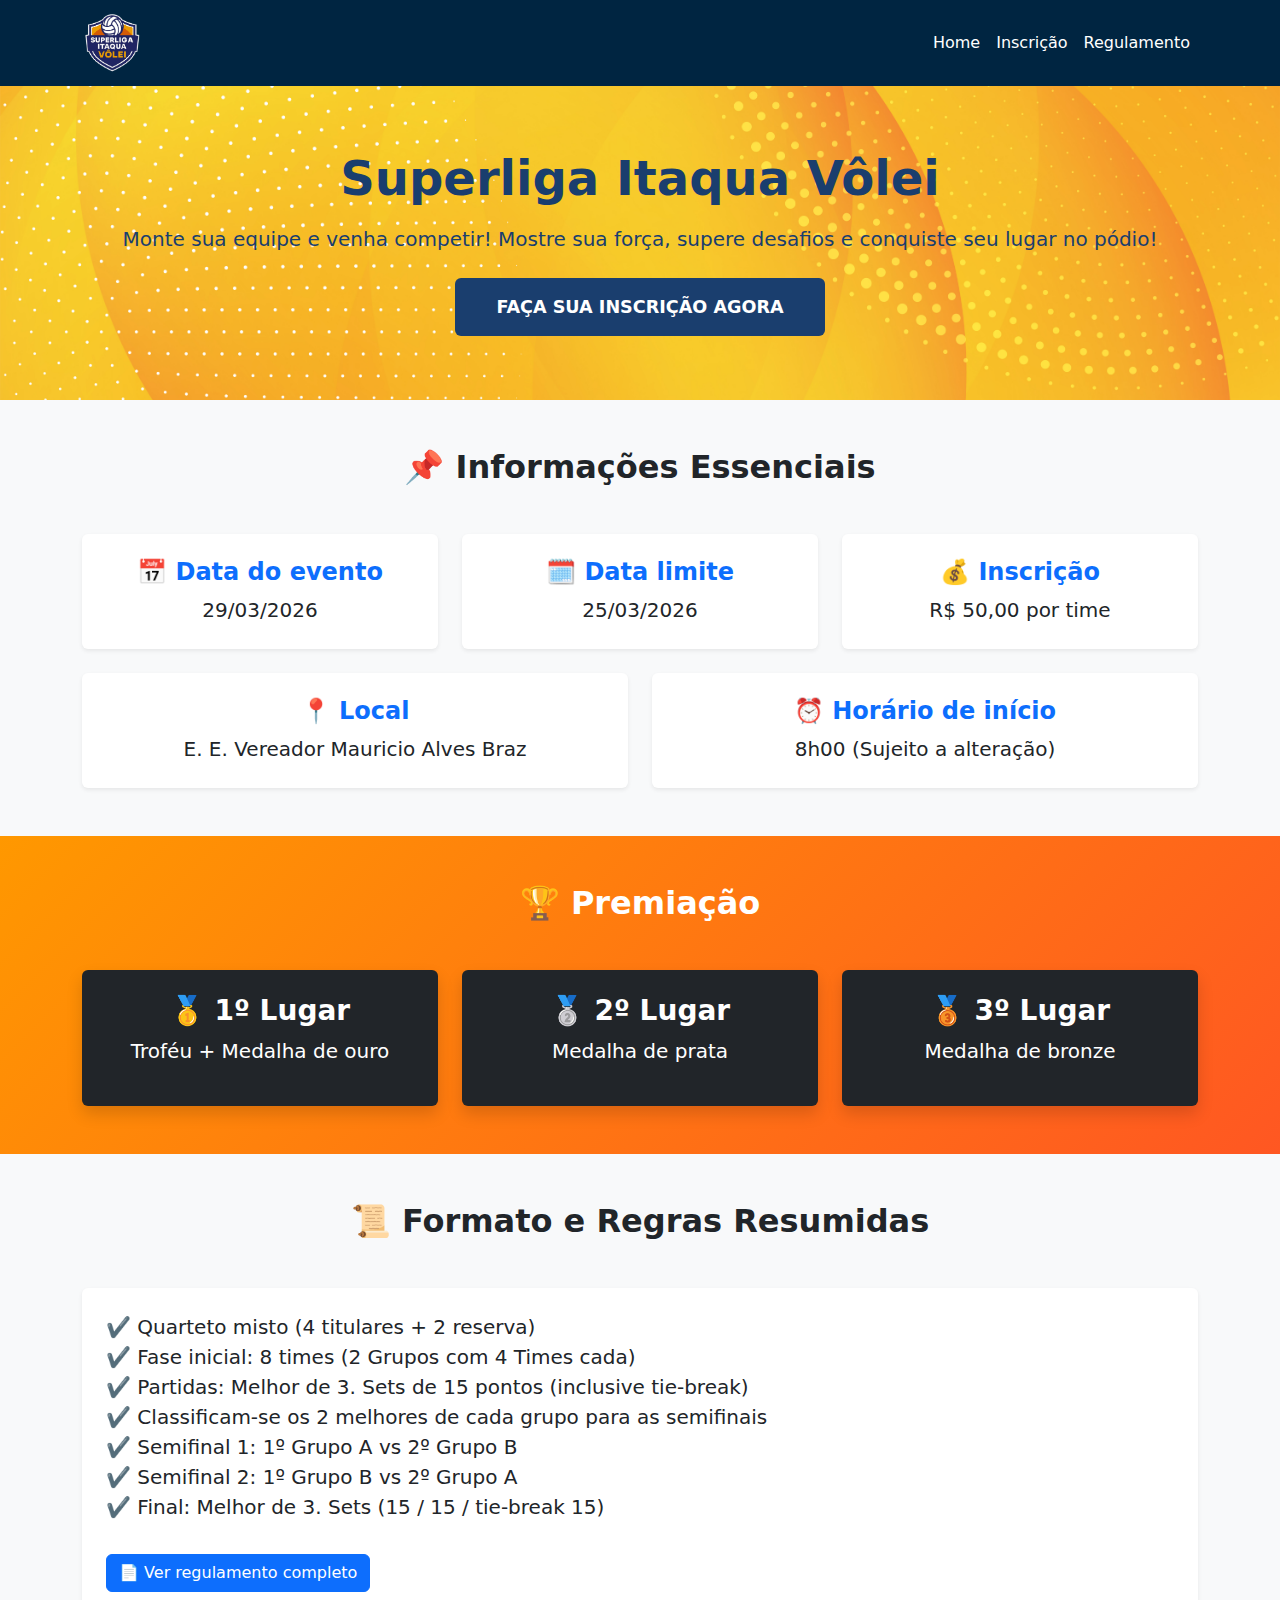
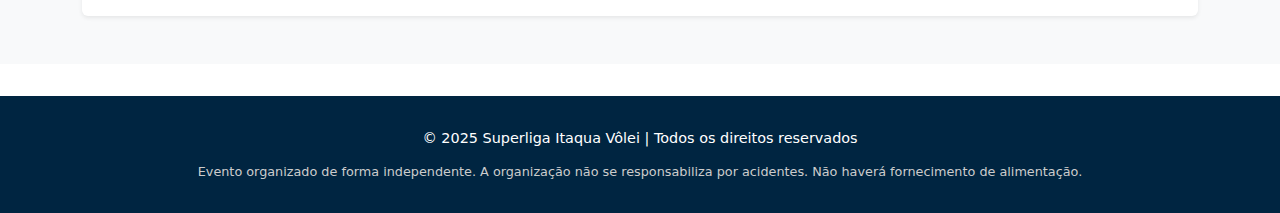
<file: index.html>
<!DOCTYPE html>
<html lang="pt-br">

<head>
    <meta charset="UTF-8">
    <meta name="viewport" content="width=device-width, initial-scale=1.0">
    <title>Superliga Itaqua Vôlei</title>
    <link rel="stylesheet" href="/assets/css/style.css">
    <link rel="stylesheet" href="/assets/css/bootstrap.css">
    <link rel="icon" type="image/png" href="/assets/img/favicon.png">
</head>

<body>

    <!-- Header -->
    <div include-html="/includes/header.html"></div>

    <!-- Banner principal -->
    <section class="banner">
        <div class="container">
            <h1 class="display-4 mb-3">Superliga Itaqua Vôlei</h1>
            <p class="mb-4">Monte sua equipe e venha competir! Mostre sua força, supere desafios e conquiste seu lugar no pódio!</p>
            <a href="/inscricao/" class="btn btn-lg">FAÇA SUA INSCRIÇÃO AGORA</a>
        </div>
    </section>

    <!-- Informações essenciais -->
    <section class="py-5 bg-light">
        <div class="container">
            <h2 class="text-center fw-bold mb-5">📌 Informações Essenciais</h2>
            <div class="row g-4 text-center">
                <div class="col-lg-4">
                    <div class="p-4 shadow-sm bg-white rounded">
                        <h4 class="fw-bold text-primary">📅 Data do evento</h4>
                        <p class="mb-0 fs-5">29/03/2026</p>
                    </div>
                </div>
                <div class="col-lg-4">
                    <div class="p-4 shadow-sm bg-white rounded">
                        <h4 class="fw-bold text-primary">🗓️ Data limite</h4>
                        <p class="mb-0 fs-5">25/03/2026</p>
                    </div>
                </div>
                <div class="col-lg-4">
                    <div class="p-4 shadow-sm bg-white rounded">
                        <h4 class="fw-bold text-primary">💰 Inscrição</h4>
                        <p class="mb-0 fs-5">R$ 50,00 por time</p>
                    </div>
                </div>
                <div class="col-lg-6">
                    <div class="p-4 shadow-sm bg-white rounded">
                        <h4 class="fw-bold text-primary">📍 Local</h4>
                        <p class="mb-0 fs-5">E. E. Vereador Mauricio Alves Braz</p>
                    </div>
                </div>
                <div class="col-lg-6">
                    <div class="p-4 shadow-sm bg-white rounded">
                        <h4 class="fw-bold text-primary">⏰ Horário de início</h4>
                        <p class="mb-0 fs-5">8h00 (Sujeito a alteração)</p>
                    </div>
                </div>
            </div>
        </div>
    </section>

    <!-- Premiação -->
    <section class="py-5 section-premiacao">
        <div class="container">
            <h2 class="text-center fw-bold mb-5">🏆 Premiação</h2>
            <div class="row g-4 text-center">
                <div class="mx-auto col-lg-4">
                    <div class="p-4 bg-dark rounded shadow">
                        <h3 class="fw-bold">🥇 1º Lugar</h3>
                        <p class="fs-5">Troféu + Medalha de ouro</p>
                    </div>
                </div>
                <div class="mx-auto col-lg-4">
                    <div class="p-4 bg-dark rounded shadow">
                        <h3 class="fw-bold">🥈 2º Lugar</h3>
                        <p class="fs-5">Medalha de prata</p>
                    </div>
                </div>
                <div class="mx-auto col-lg-4">
                    <div class="p-4 bg-dark rounded shadow">
                        <h3 class="fw-bold">🥉 3º Lugar</h3>
                        <p class="fs-5">Medalha de bronze</p>
                    </div>
                </div>
            </div>
        </div>
    </section>

    <!-- Formato e Regras Resumidas -->
    <section class="py-5 bg-light">
        <div class="container">
            <h2 class="text-center fw-bold mb-5">📜 Formato e Regras Resumidas</h2>
            <div class="card shadow-sm border-0">
                <div class="card-body p-4">
                    <ul class="list-unstyled fs-5">
                        <li>✔️ Quarteto misto (4 titulares + 2 reserva)</li>
                        <li>✔️ Fase inicial: 8 times (2 Grupos com 4 Times cada)</li>
                        <li>✔️ Partidas: Melhor de 3. Sets de 15 pontos (inclusive tie-break)</li>
                        <li>✔️ Classificam-se os 2 melhores de cada grupo para as semifinais</li>
                        <li>✔️ Semifinal 1: 1º Grupo A vs 2º Grupo B</li>
                        <li>✔️ Semifinal 2: 1º Grupo B vs 2º Grupo A</li>
                        <li>✔️ Final: Melhor de 3. Sets (15 / 15 / tie-break 15)</li>
                    </ul>
                    <a href="/regulamento/" class="btn btn-primary mt-3">
                        📄 Ver regulamento completo
                    </a>
                </div>
            </div>
        </div>
    </section>

    <!-- Rodapé -->
    <div include-html="/includes/footer.html"></div>

    <script src="/assets/js/includes.js"></script>
    <script src="/assets/js/bootstrap.bundle.js"></script>
</body>

</html>
</file>
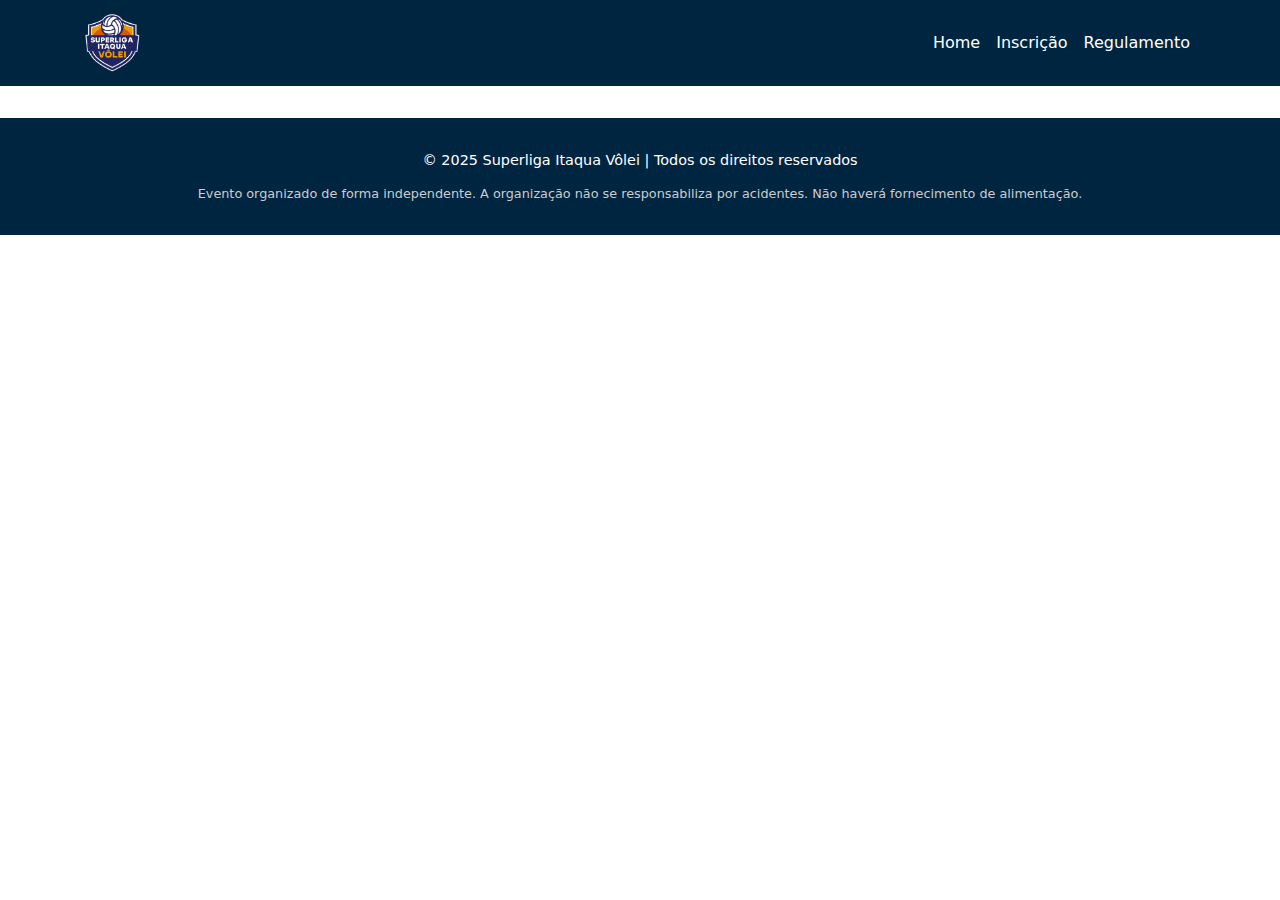
<file: classificacao/index.html>
<!DOCTYPE html>
<html lang="pt-br">

<head>
    <meta charset="UTF-8">
    <meta name="viewport" content="width=device-width, initial-scale=1.0">
    <title>Superliga Itaqua Vôlei - Classificação</title>
    <link rel="stylesheet" href="/assets/css/style.css">
    <link rel="stylesheet" href="/assets/css/bootstrap.css">
    <link rel="icon" type="image/png" href="/assets/img/favicon.png">
</head>

<body>

    <!-- Header -->
    <div include-html="/includes/header.html"></div>


    <!-- Rodapé -->
    <div include-html="/includes/footer.html"></div>

    <script src="/assets/js/includes.js"></script>
    <script src="/assets/js/bootstrap.bundle.js"></script>
</body>

</html>
</file>
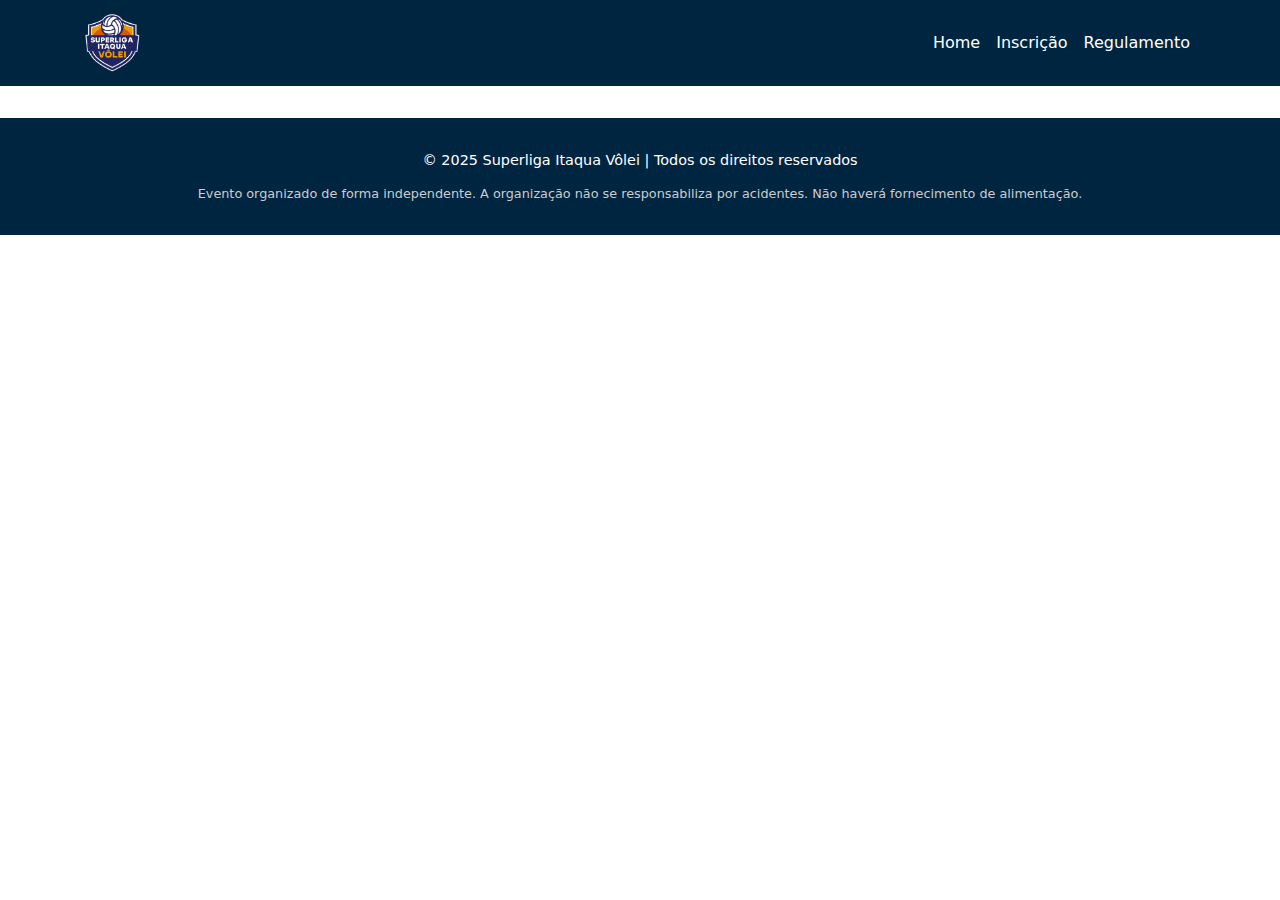
<file: equipes/index.html>
<!DOCTYPE html>
<html lang="pt-br">

<head>
    <meta charset="UTF-8">
    <meta name="viewport" content="width=device-width, initial-scale=1.0">
    <title>Superliga Itaqua Vôlei - Equipes</title>
    <link rel="stylesheet" href="/assets/css/style.css">
    <link rel="stylesheet" href="/assets/css/bootstrap.css">
    <link rel="icon" type="image/png" href="/assets/img/favicon.png">
</head>

<body>

    <!-- Header -->
    <div include-html="/includes/header.html"></div>


    <!-- Rodapé -->
    <div include-html="/includes/footer.html"></div>

    <script src="/assets/js/includes.js"></script>
    <script src="/assets/js/bootstrap.bundle.js"></script>
</body>

</html>
</file>
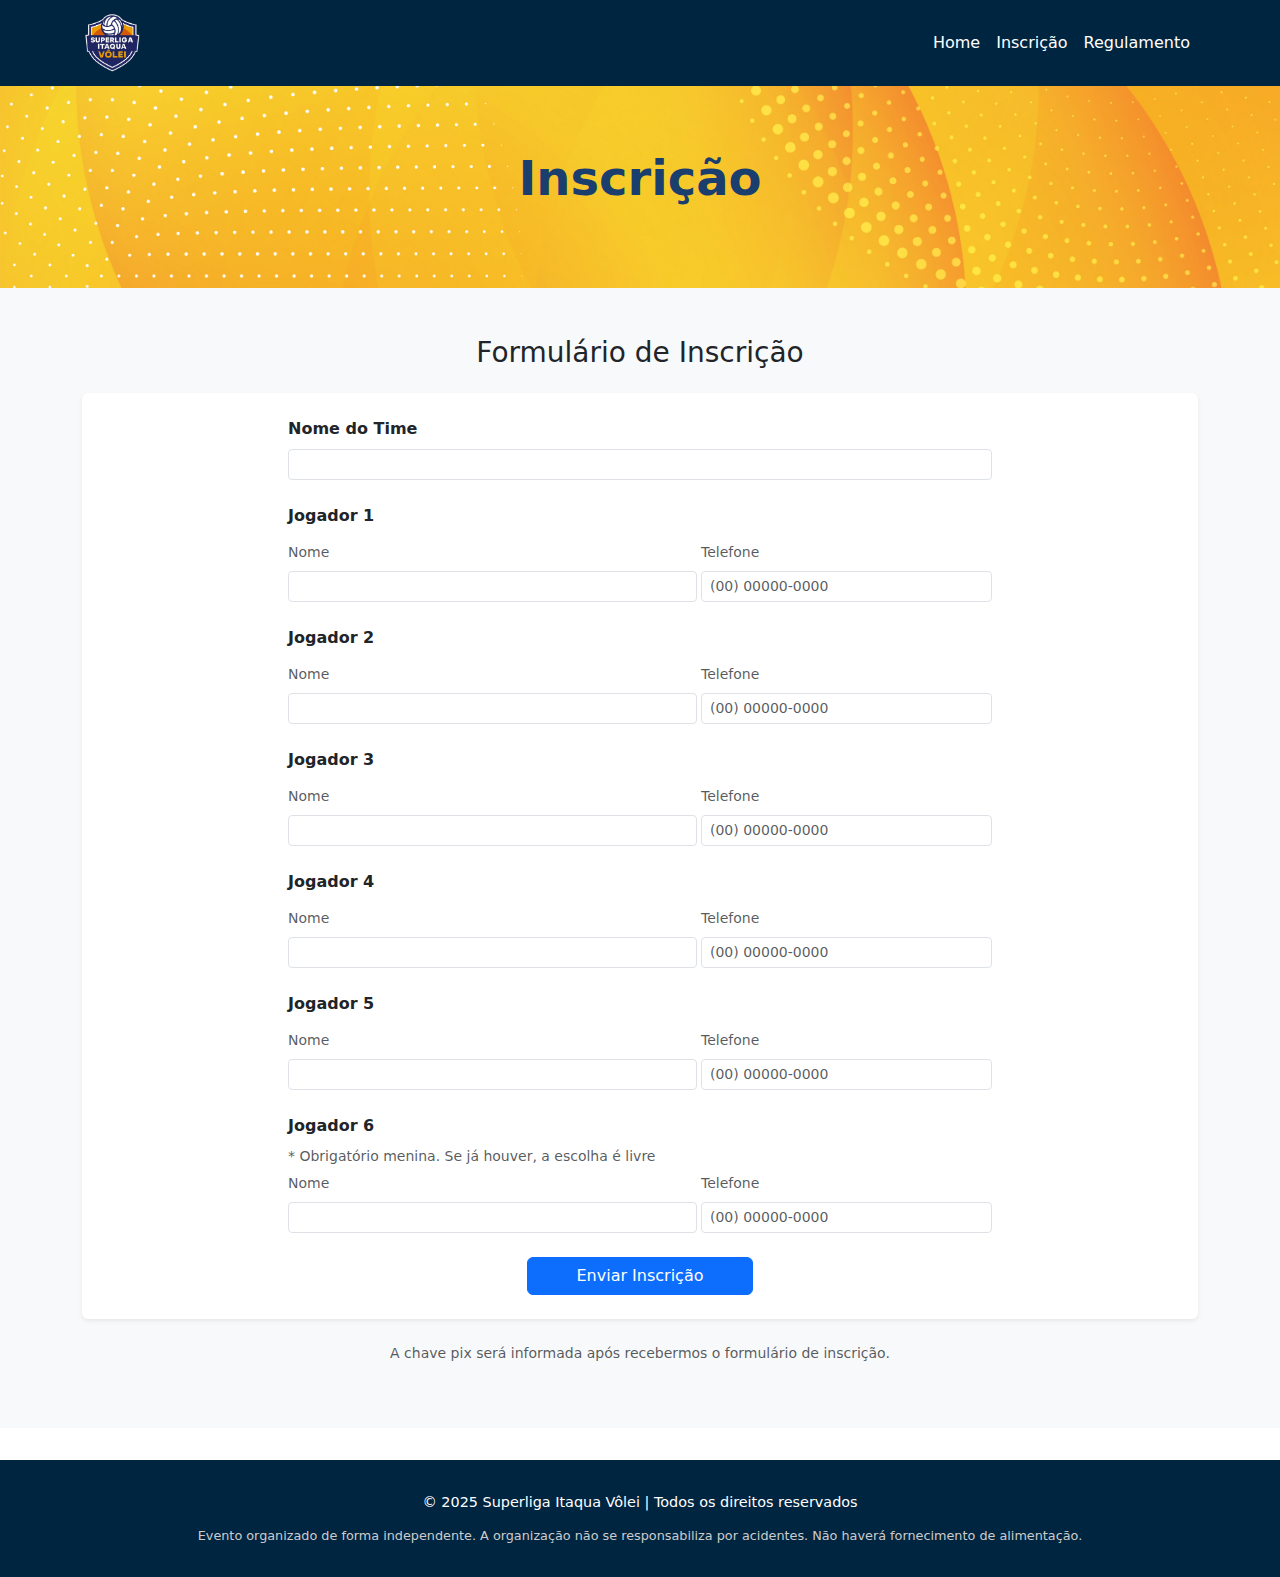
<file: inscricao/index.html>
<!DOCTYPE html>
<html lang="pt-br">

<head>
    <meta charset="UTF-8">
    <meta name="viewport" content="width=device-width, initial-scale=1.0">
    <title>Superliga Itaqua Vôlei - Inscrição</title>
    <link rel="stylesheet" href="/assets/css/style.css">
    <link rel="stylesheet" href="/assets/css/bootstrap.css">
    <link rel="icon" type="image/png" href="/assets/img/favicon.png">
</head>

<body>

    <!-- Header -->
    <div include-html="/includes/header.html"></div>

    <!-- Banner principal -->
    <section class="banner">
        <div class="container">
            <h1 class="display-4 mb-3">Inscrição</h1>
        </div>
    </section>

    <!-- Informações essenciais -->
<section class="py-5 bg-light">
    <div class="container">
        <h3 class="text-center mb-4">Formulário de Inscrição</h3>

        <form id="whatsappForm" class="bg-white p-4 rounded shadow-sm">

            <!-- Nome do Time -->
            <div class="row justify-content-center mb-4">
                <div class="col-12 col-lg-8">
                    <label for="nomeTime" class="form-label fw-bold">Nome do Time</label>
                    <input type="text"
                           id="nomeTime"
                           name="nomeTime"
                           class="form-control form-control-sm"
                           required>
                </div>
            </div>

            <!-- Jogadores -->
            <div class="row justify-content-center">
                <div class="col-12 col-lg-8">

                    <div class="row g-1">

                        <!-- JOGADOR 1 -->
                        <div class="col-12">
                            <label class="form-label fw-bold">Jogador 1</label>
                        </div>

                        <div class="col-12 col-md-7">
                            <label for="jogador1" class="form-label small text-muted">Nome</label>
                            <input type="text"
                                   id="jogador1"
                                   name="jogador1"
                                   class="form-control form-control-sm"
                                   required>
                        </div>

                        <div class="col-12 col-md-5">
                            <label for="telefoneJogador1" class="form-label small text-muted">Telefone</label>
                            <input type="text"
                                   id="telefoneJogador1"
                                   name="telefoneJogador1"
                                   placeholder="(00) 00000-0000"
                                   class="whatsapp form-control form-control-sm"
                                   maxlength="15"
                                   required>
                        </div>

                        <!-- JOGADOR 2 -->
                        <div class="col-12 mt-4">
                            <label class="form-label fw-bold">Jogador 2</label>
                        </div>

                        <div class="col-12 col-md-7">
                            <label for="jogador2" class="form-label small text-muted">Nome</label>
                            <input type="text"
                                   id="jogador2"
                                   name="jogador2"
                                   class="form-control form-control-sm"
                                   required>
                        </div>

                        <div class="col-12 col-md-5">
                            <label for="telefoneJogador2" class="form-label small text-muted">Telefone</label>
                            <input type="text"
                                   id="telefoneJogador2"
                                   name="telefoneJogador2"
                                   placeholder="(00) 00000-0000"
                                   class="whatsapp form-control form-control-sm"
                                   maxlength="15"
                                   required>
                        </div>

                        <!-- JOGADOR 3 -->
                        <div class="col-12 mt-4">
                            <label class="form-label fw-bold">Jogador 3</label>
                        </div>

                        <div class="col-12 col-md-7">
                            <label for="jogador3" class="form-label small text-muted">Nome</label>
                            <input type="text"
                                   id="jogador3"
                                   name="jogador3"
                                   class="form-control form-control-sm"
                                   required>
                        </div>

                        <div class="col-12 col-md-5">
                            <label for="telefoneJogador3" class="form-label small text-muted">Telefone</label>
                            <input type="text"
                                   id="telefoneJogador3"
                                   name="telefoneJogador3"
                                   placeholder="(00) 00000-0000"
                                   class="whatsapp form-control form-control-sm"
                                   maxlength="15"
                                   required>
                        </div>

                        <!-- JOGADOR 4 -->
                        <div class="col-12 mt-4">
                            <label class="form-label fw-bold">Jogador 4</label>
                        </div>

                        <div class="col-12 col-md-7">
                            <label for="jogador4" class="form-label small text-muted">Nome</label>
                            <input type="text"
                                   id="jogador4"
                                   name="jogador4"
                                   class="form-control form-control-sm"
                                   required>
                        </div>

                        <div class="col-12 col-md-5">
                            <label for="telefoneJogador4" class="form-label small text-muted">Telefone</label>
                            <input type="text"
                                   id="telefoneJogador4"
                                   name="telefoneJogador4"
                                   placeholder="(00) 00000-0000"
                                   class="whatsapp form-control form-control-sm"
                                   maxlength="15"
                                   required>
                        </div>

                        <!-- JOGADOR 5 -->
                        <div class="col-12 mt-4">
                            <label class="form-label fw-bold">Jogador 5</label>
                        </div>

                        <div class="col-12 col-md-7">
                            <label for="jogador5" class="form-label small text-muted">Nome</label>
                            <input type="text"
                                   id="jogador5"
                                   name="jogador5"
                                   class="form-control form-control-sm">
                        </div>

                        <div class="col-12 col-md-5">
                            <label for="telefoneJogador5" class="form-label small text-muted">Telefone</label>
                            <input type="text"
                                   id="telefoneJogador5"
                                   name="telefoneJogador5"
                                   placeholder="(00) 00000-0000"
                                   class="whatsapp form-control form-control-sm"
                                   maxlength="15">
                        </div>

                        <!-- JOGADOR 6 -->
                        <div class="col-12 mt-4">
                            <label class="form-label fw-bold">Jogador 6</label>
                            <small class="text-muted d-block obs-inscricao">
                                * Obrigatório menina. Se já houver, a escolha é livre
                            </small>
                        </div>

                        <div class="col-12 col-md-7">
                            <label for="jogador6" class="form-label small text-muted">Nome</label>
                            <input type="text"
                                   id="jogador6"
                                   name="jogador6"
                                   class="form-control form-control-sm">
                        </div>

                        <div class="col-12 col-md-5">
                            <label for="telefoneJogador6" class="form-label small text-muted">Telefone</label>
                            <input type="text"
                                   id="telefoneJogador6"
                                   name="telefoneJogador6"
                                   placeholder="(00) 00000-0000"
                                   class="whatsapp form-control form-control-sm"
                                   maxlength="15">
                        </div>

                    </div>
                </div>
            </div>

            <!-- Botão -->
            <div class="text-center mt-4">
                <button type="submit" class="btn btn-primary px-5">
                    Enviar Inscrição
                </button>
            </div>

        </form>

        <p class="text-center mt-4 small text-muted">
            A chave pix será informada após recebermos o formulário de inscrição.
        </p>

    </div>
</section>

    <!-- Rodapé -->
    <div include-html="/includes/footer.html"></div>

    <script src="/assets/js/formInscricao.js"></script>
    <script src="/assets/js/includes.js"></script>
    <script src="/assets/js/bootstrap.bundle.js"></script>
</body>

</html>
</file>
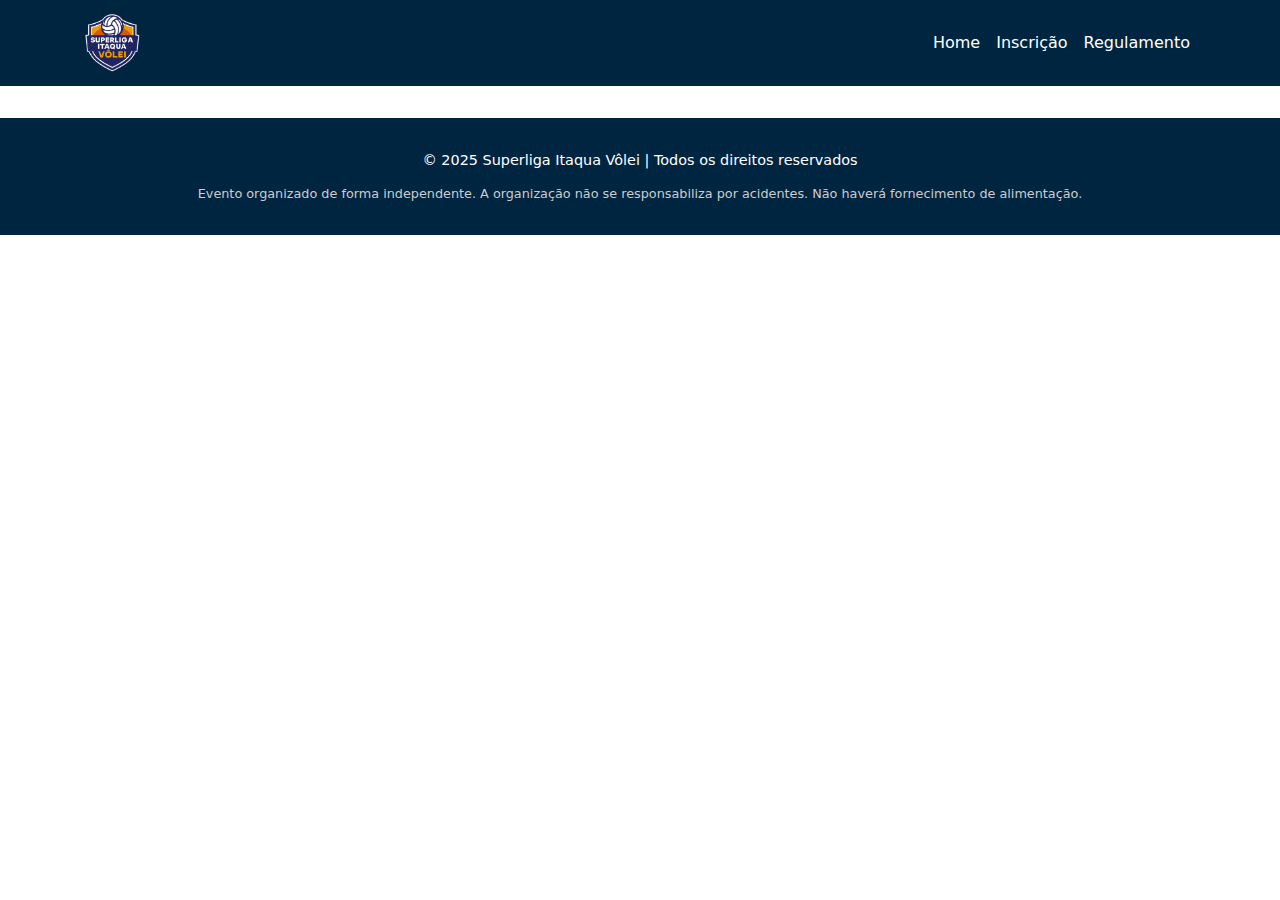
<file: jogos/index.html>
<!DOCTYPE html>
<html lang="pt-br">

<head>
    <meta charset="UTF-8">
    <meta name="viewport" content="width=device-width, initial-scale=1.0">
    <title>Superliga Itaqua Vôlei - Jogos</title>
    <link rel="stylesheet" href="/assets/css/style.css">
    <link rel="stylesheet" href="/assets/css/bootstrap.css">
    <link rel="icon" type="image/png" href="/assets/img/favicon.png">
</head>

<body>

    <!-- Header -->
    <div include-html="/includes/header.html"></div>


    <!-- Rodapé -->
    <div include-html="/includes/footer.html"></div>

    <script src="/assets/js/includes.js"></script>
    <script src="/assets/js/bootstrap.bundle.js"></script>
</body>

</html>
</file>
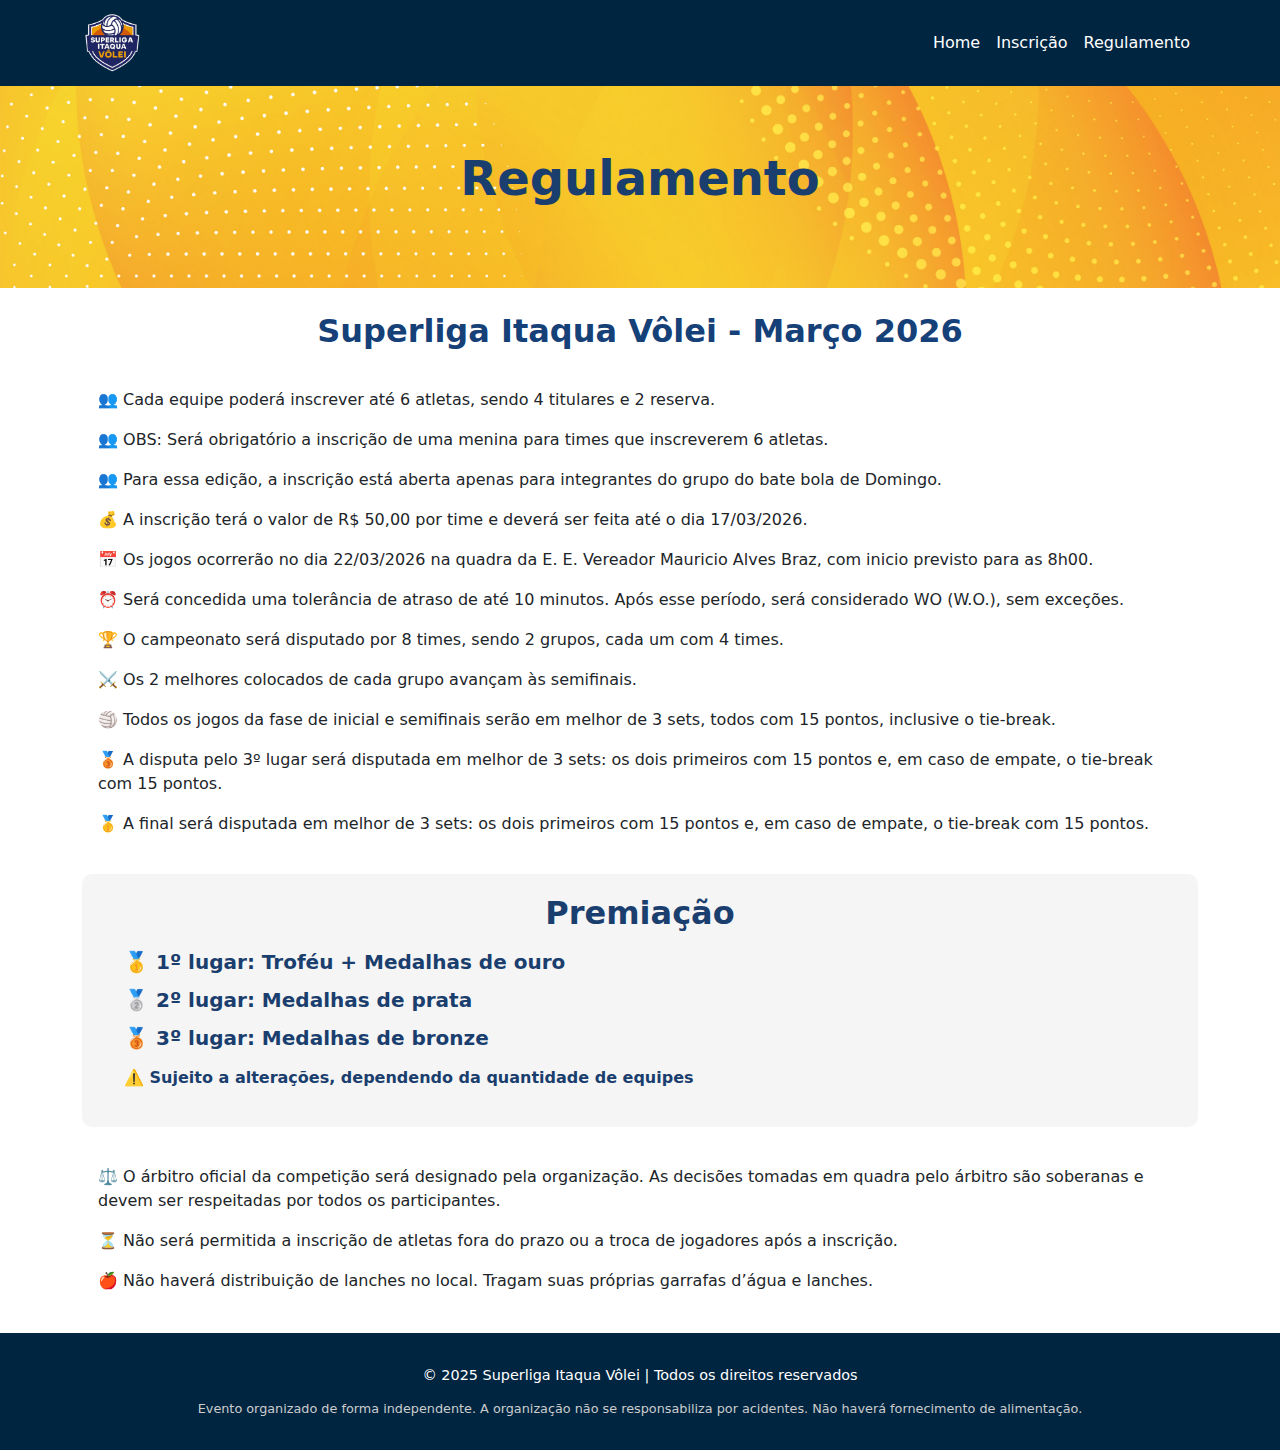
<file: regulamento/index.html>
<!DOCTYPE html>
<html lang="pt-br">

<head>
  <meta charset="UTF-8">
  <meta name="viewport" content="width=device-width, initial-scale=1.0">
  <title>Superliga Itaqua Vôlei - Regulamento</title>
  <link rel="stylesheet" href="/assets/css/style.css">
  <link rel="stylesheet" href="/assets/css/bootstrap.css">
  <link rel="icon" type="image/png" href="/assets/img/favicon.png">
</head>

<body>

  <!-- Header -->
  <div include-html="/includes/header.html"></div>

  <section class="banner">
    <div class="container">
      <h1 class="display-4 mb-3">Regulamento</h1>
    </div>
  </section>

  <div class="container">
    <h2 class="mt-4 titulos">Superliga Itaqua Vôlei - Março 2026</h1>
    <ul class="list-group list-group-flush">
      <li class="list-group-item">
        <span class="icon">👥</span>
        Cada equipe poderá inscrever até 6 atletas, sendo 4 titulares e 2 reserva.
      </li>
      <li class="list-group-item">
        <span class="icon">👥</span>
        OBS: Será obrigatório a inscrição de uma menina para times que inscreverem 6 atletas.
      </li>
      <li class="list-group-item">
        <span class="icon">👥</span>
        Para essa edição, a inscrição está aberta apenas para integrantes do grupo do bate bola de Domingo.
      </li>
      <li class="list-group-item">
        <span class="icon">💰</span>
        A inscrição terá o valor de R$ 50,00 por time e deverá ser feita até o dia 17/03/2026.
      </li>
      <li class="list-group-item">
        <span class="icon">📅</span>
        Os jogos ocorrerão no dia 22/03/2026 na quadra da E. E. Vereador Mauricio Alves Braz, com inicio previsto para as 8h00.
      </li>
      <li class="list-group-item">
        <span class="icon">⏰</span>
        Será concedida uma tolerância de atraso de até 10 minutos. Após esse período, será considerado WO (W.O.), sem exceções.
      </li>
      <li class="list-group-item">
        <span class="icon">🏆</span>
        O campeonato será disputado por 8 times, sendo 2 grupos, cada um com 4 times.
      </li>
      <li class="list-group-item">
        <span class="icon">⚔️</span>
        Os 2 melhores colocados de cada grupo avançam às semifinais.
      </li>
      <li class="list-group-item">
        <span class="icon">🏐</span>
        Todos os jogos da fase de inicial e semifinais serão em melhor de 3 sets, todos com 15 pontos, inclusive o
        tie-break.
      </li>
      <li class="list-group-item">
        <span class="icon">🥉</span>
        A disputa pelo 3º lugar será disputada em melhor de 3 sets: os dois primeiros com 15 pontos e, em caso de empate, o tie-break
        com 15 pontos.
      </li>
      <li class="list-group-item">
        <span class="icon">🥇</span>
        A final será disputada em melhor de 3 sets: os dois primeiros com 15 pontos e, em caso de empate, o tie-break
        com 15 pontos.
      </li>
    </ul>

    <div class="premiacao">
      <h2>Premiação</h2>
      <ul class="d-flex flex-column gap-2 fs-5 fw-semibold">
        <li class="list-group-item">🥇 1º lugar: Troféu + Medalhas de ouro</li>
        <li class="list-group-item">🥈 2º lugar: Medalhas de prata</li>
        <li class="list-group-item">🥉 3º lugar: Medalhas de bronze</li>
        <li class="list-group-item"><small class="fs-6">⚠️ Sujeito a alterações, dependendo da quantidade de
            equipes</small></li>
      </ul>

    </div>

    <ul class="list-group list-group-flush mb-4">
      <li class="list-group-item">
        <span class="icon">⚖️</span>
        O árbitro oficial da competição será designado pela organização. As decisões tomadas em quadra pelo árbitro
        são soberanas e devem ser respeitadas por todos os participantes.
      </li>
      <li class="list-group-item">
        <span class="icon">⏳</span>
        Não será permitida a inscrição de atletas fora do prazo ou a troca de jogadores após a inscrição.
      </li>
      <li class="list-group-item">
        <span class="icon">🍎</span>
        Não haverá distribuição de lanches no local. Tragam suas próprias garrafas d’água e lanches.
      </li>
    </ul>
  </div>

  <!-- Rodapé -->
  <div include-html="/includes/footer.html"></div>

  <script src="/assets/js/includes.js"></script>
  <script src="/assets/js/bootstrap.bundle.js"></script>
</body>

</html>
</file>
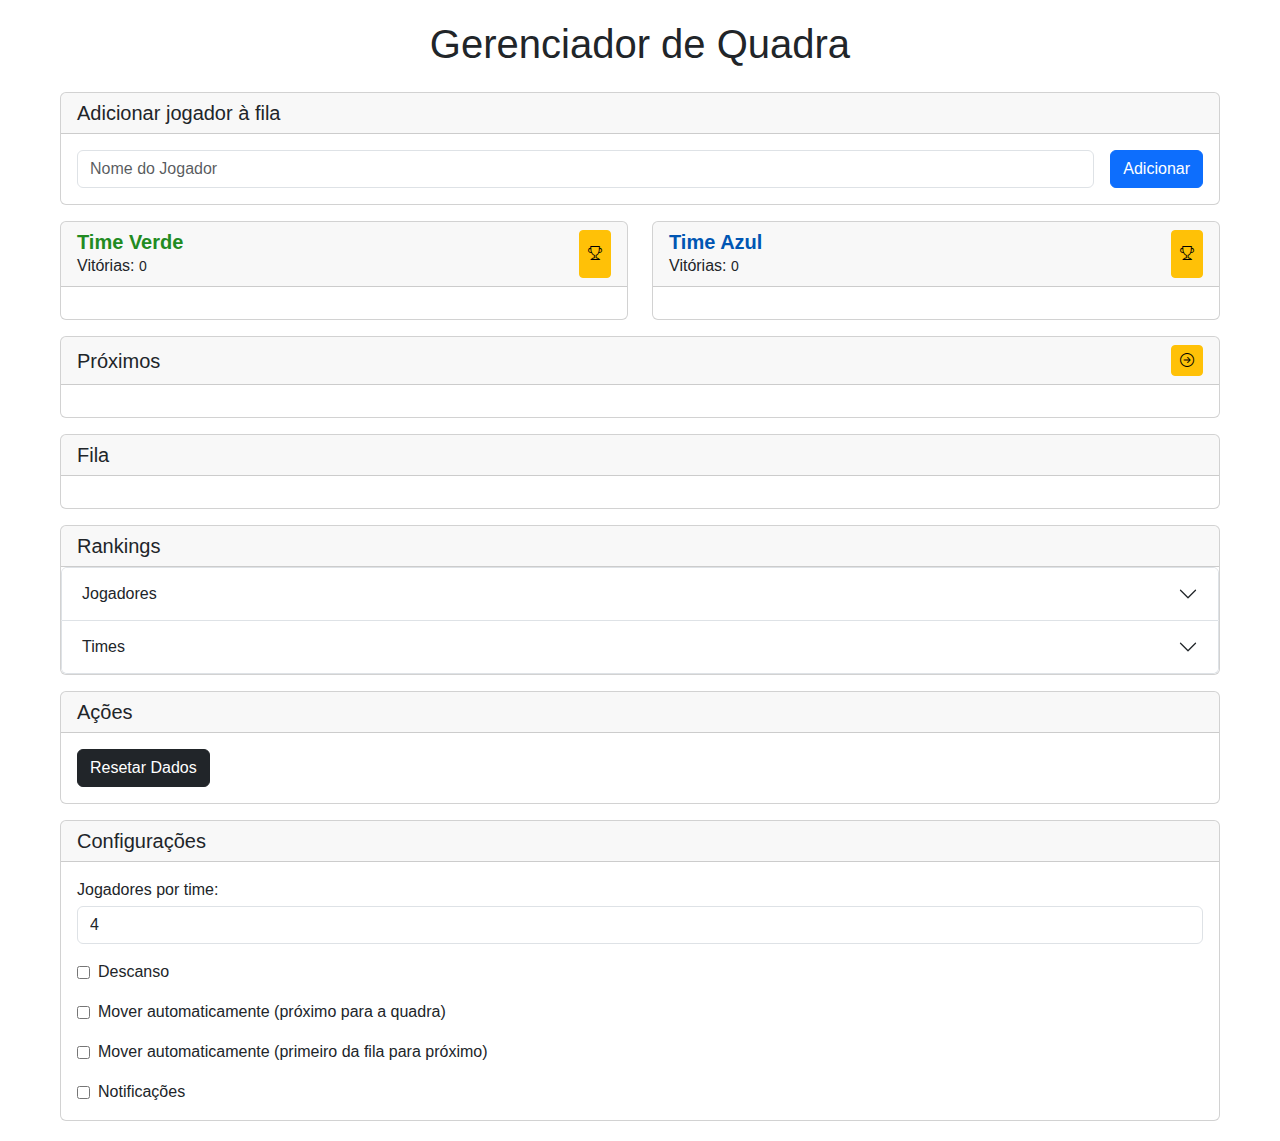
<file: utilidades/gerenciador-quadra-v2/index.html>
<!DOCTYPE html>
<html lang="pt-BR">

<head>
    <meta charset="UTF-8">
    <meta name="viewport" content="width=device-width, initial-scale=1.0">
    <title>Gerênciador de Quadra</title>
    <!-- Bootstrap e Bootstrap Icons locais -->
    <link rel="stylesheet" href="/utilidades/gerenciador-quadra-v2/assets/css/bootstrap.min.css">
    <link rel="stylesheet" href="/utilidades/gerenciador-quadra-v2/assets/css/bootstrap-icons.css">
    <link rel="stylesheet" href="/utilidades/gerenciador-quadra-v2/assets/css/main.css">
    <link rel="manifest" href="/utilidades/gerenciador-quadra-v2/manifest.json">
    <link rel="icon" type="image/png" href="/utilidades/gerenciador-quadra-v2/assets/icons/img/favicon.png">
</head>

<body>
    <div class="container">
        <div class="d-flex mb-3 text-center">
            <h1 class="mx-auto">Gerenciador de Quadra</h1>
        </div>

        <!-- Adicionar -->
        <div class="card d-flex mb-3">
            <div class="card-header">
                <h5 class="card-text">Adicionar jogador à fila</h5>
            </div>
            <div class="card-body d-flex gap-3">
                <input type="text" id="nome-jogador" class="form-control" placeholder="Nome do Jogador">
                <button id="adicionar-btn" class="btn btn-primary">Adicionar</button>
            </div>
        </div>


        <div id="notificacoes"></div>

        <!-- Quadra -->
        <div class="mb-3">
            <div class="row">
                <div class="col-md-6 mb-3 mb-md-0">
                    <div class="card">
                        <div class="card-header bg-time-verde d-flex">
                            <div>
                                <h5 class="my-auto titulo-verde">Time Verde</h5>
                                <span class="me-2">
                                    Vitórias:
                                    <small class="my-auto" id="vitoria-verde">0</small>
                                </span>
                                <span id="id-descanso-verde">
                                    Descanso:
                                    <small class="my-auto" id="descanso-verde">0</small>
                                </span>
                            </div>
                            <button id="btnTimeVerde" class="ms-auto btn btn-warning btn-sm bi bi-trophy"></button>
                        </div>
                        <div class="card-body">
                            <ol id="lista-time-verde" class="list-group list-group-flush gap-2">
                                <!-- Adicionado via JavaScript -->
                            </ol>
                        </div>
                    </div>
                </div>
                <div class="col-md-6">
                    <div class="card">
                        <div class="card-header bg-time-azul d-flex">
                            <div>
                                <h5 class="my-auto titulo-azul">Time Azul</h5>
                                <span class="me-2">
                                    Vitórias:
                                    <small class="my-auto" id="vitoria-azul">0</small>
                                </span>
                                <span id="id-descanso-azul">
                                    Descanso:
                                <small class="my-auto" id="descanso-azul">0</small>
                                </span>
                            </div>
                            <button id="btnTimeAzul" class="ms-auto btn btn-warning btn-sm bi bi-trophy"></button>
                        </div>
                        <div class="card-body">
                            <ol id="lista-time-azul" class="list-group list-group-flush gap-2">
                                <!-- Adicionado via JavaScript -->
                            </ol>
                        </div>
                    </div>
                </div>
            </div>
        </div>



        <!-- Proximos -->
        <div class="card d-flex mb-3">
            <div class="card-header d-flex">
                <h5 class="my-auto">Próximos</h5>
                <button id="btnProximoTime" class="ms-auto btn btn-warning btn-sm bi bi-arrow-right-circle"></button>
            </div>
            <div class="card-body">
                <ol id="lista-proximos" class="list-group list-group-flush gap-2">
                    <!-- Adicionado via JavaScript -->
                </ol>
            </div>
        </div>

        <!-- Descanso -->
        <div id="sessao-descanso" class="card d-flex mb-3">
            <div class="card-header d-flex">
                <h5 class="my-auto">Descanso</h5>
                <button id="btnDescansoTime" class="ms-auto btn btn-warning btn-sm bi bi-arrow-right-circle"></button>
            </div>
            <div class="card-body">
                <ol id="lista-descanso" class="list-group list-group-flush gap-2">
                    <!-- Adicionado via JavaScript -->
                </ol>
            </div>
        </div>

        <!-- Fila -->
        <div class="card d-flex mb-3">
            <div class="card-header">
                <h5 class="card-text">Fila</h5>
            </div>
            <div class="card-body">
                <ol id="lista-fila-espera" class="list-group list-group-flush gap-2">
                    <!-- Adicionado via JavaScript -->
                </ol>
            </div>
        </div>

        <!-- Rankings -->
        <div class="card d-flex mb-3">
            <div class="card-header">
                <h5 class="card-text">Rankings</h5>
            </div>
            <div class="accordion" id="accordionPanelsStayOpenExample">
                <div class="accordion-item">
                    <h2 class="accordion-header">
                        <button class="accordion-button collapsed" type="button" data-bs-toggle="collapse"
                            data-bs-target="#panelsStayOpen-collapseTwo" aria-expanded="false"
                            aria-controls="panelsStayOpen-collapseTwo">
                            Jogadores
                        </button>
                    </h2>
                    <div id="panelsStayOpen-collapseTwo" class="accordion-collapse collapse">
                        <div class="accordion-body">
                            <ul id="lista-ranking" class="list-group"></ul>
                        </div>
                    </div>
                </div>
                <div class="accordion-item">
                    <h2 class="accordion-header">
                        <button class="accordion-button collapsed" type="button" data-bs-toggle="collapse"
                            data-bs-target="#panelsStayOpen-collapseThree" aria-expanded="false"
                            aria-controls="panelsStayOpen-collapseThree">
                            Times
                        </button>
                    </h2>
                    <div id="panelsStayOpen-collapseThree" class="accordion-collapse collapse">
                        <div class="accordion-body">
                            <ul id="lista-ranking-times" class="list-group"></ul>
                        </div>
                    </div>
                </div>
            </div>
        </div>

        <!-- Ações -->
        <div class="card d-flex mb-3">
            <div class="card-header">
                <h5 class="card-text">Ações</h5>
            </div>
            <div class="card-body">
                <div class="list-group list-group-flush gap-3">
                    <div class="d-flex align-items-center gap-2">
                        <button class="btn btn-dark" id="btn-reset">Resetar Dados</button>
                    </div>
                </div>
            </div>
        </div>

        <!-- Configurações -->
        <div class="card d-flex">
            <div class="card-header">
                <h5 class="card-text">Configurações</h5>
            </div>
            <div class="card-body">
                <div class="list-group list-group-flush gap-3">
                    <div class="d-flex flex-column">
                        <span class="mb-1">Jogadores por time:</span>
                        <input type="number" id="inputJogadoresPorTime" class="form-control" value="4" min="1" max="11" >
                    </div>
                    <div class="d-flex align-items-center">
                        <input type="checkbox" id="ativar-descanso">
                        <span class="ms-2">Descanso</span>
                    </div>
                    <div class="d-flex flex-column" id="config-descanso">
                        <div class="d-flex flex-column mb-3">
                            <span class="mb-1">Vitórias para descanso:</span>
                            <input type="number" id="qtdJogosDescanso" class="form-control" value="3" min="2" >
                        </div>
                        <div class="d-flex align-items-center">
                            <input type="checkbox" id="retorno-automatico-descanso" >
                            <span class="ms-2">Retorno automático (descanso para quadra)</span>
                        </div>
                    </div>
                    <div class="d-flex align-items-center">
                        <input type="checkbox" id="mover-proximo-automatico" >
                        <span class="ms-2">Mover automaticamente (próximo para a quadra)</span>
                    </div>
                    <div class="d-flex align-items-center">
                        <input type="checkbox" id="primeiro-fila-proximo" >
                        <span class="ms-2">Mover automaticamente (primeiro da fila para próximo)</span>
                    </div>
                    <div class="d-flex align-items-center">
                        <input type="checkbox" id="ativar-notificacoes" >
                        <span class="ms-2">Notificações</span>
                    </div>
                </div>
            </div>
        </div>

    </div>
    <script src="/utilidades/gerenciador-quadra-v2/assets/js/bootstrap.bundle.min.js"></script>
    <script type="module" src="/utilidades/gerenciador-quadra-v2/assets/js/app.js"></script>
</body>

</html>
</file>
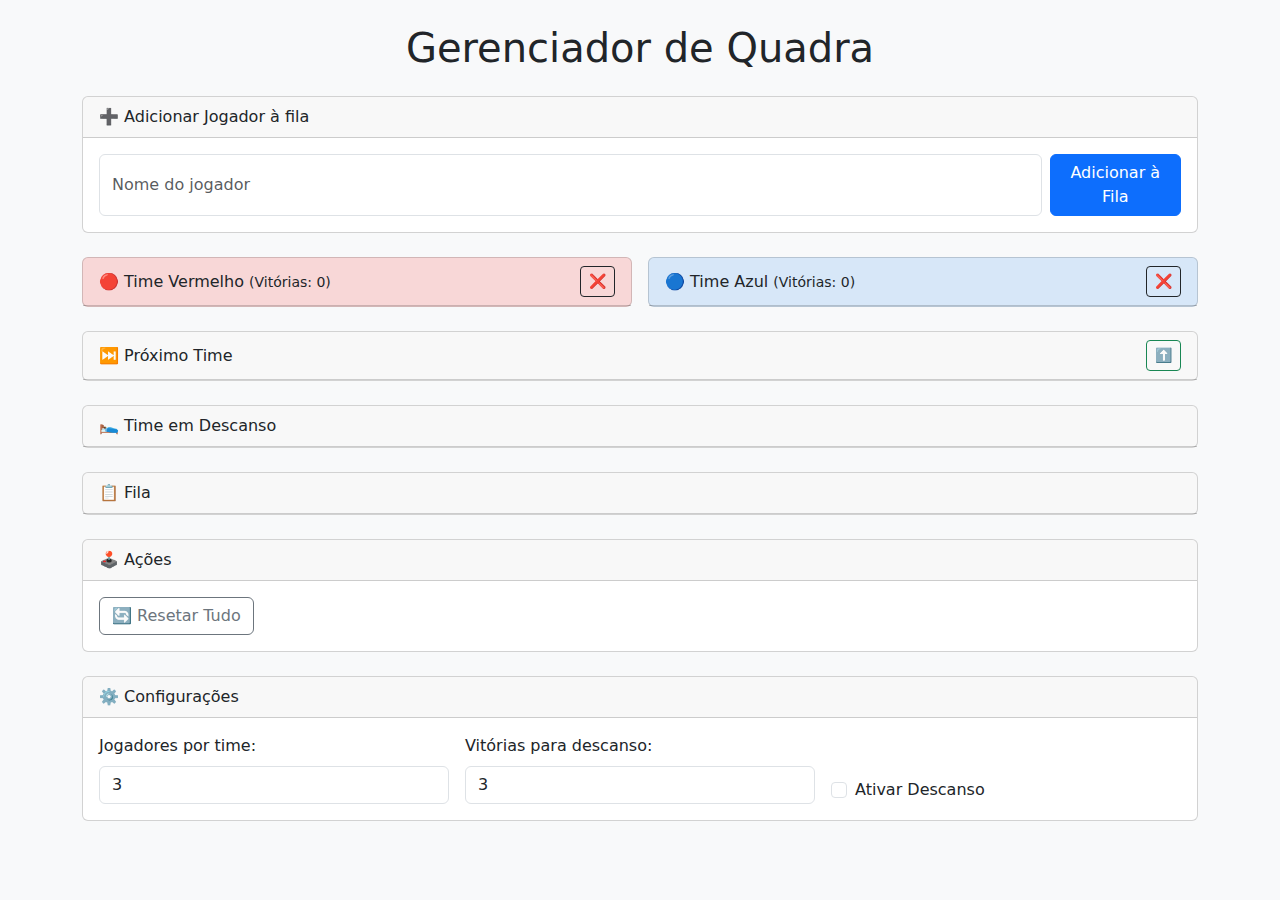
<file: utilidades/gerenciador-quadra/index.html>
<!DOCTYPE html>
<!DOCTYPE html>
<html lang="pt-br">

<head>
    <meta charset="UTF-8" />
    <meta name="viewport" content="width=device-width, initial-scale=1">
    <title>Gerenciador de Quadra</title>

    <!-- Bootstrap CSS -->
    <link rel="stylesheet" href="/utilidades/gerenciador-quadra/assets/css/style.css">
    <link rel="stylesheet" href="/utilidades/gerenciador-quadra/assets/css/bootstrap.css">
    <link rel="manifest" href="/utilidades/gerenciador-quadra/manifest.json">
    <link rel="icon" type="image/png" href="/utilidades/gerenciador-quadra/assets/icons/icon-192x192.png">
</head>

<body class="bg-light">

    <div class="container py-4">
        <h1 class="mb-4 text-center">Gerenciador de Quadra</h1>

        <!-- Adicionar Jogador -->
        <div class="card mb-4">
            <div class="card-header">➕ Adicionar Jogador à fila</div>
            <div class="card-body d-flex flex-column flex-md-row gap-2">
                <input type="text" id="nomeJogador" class="form-control" placeholder="Nome do jogador" />
                <button class="btn btn-primary" onclick="adicionarJogador()">Adicionar à Fila</button>
            </div>
        </div>

        <!-- Quadra -->
        <div class="row g-3 mb-4">
            <div class="col-md-6">
                <div class="card vermelho">
                    <div class="card-header d-flex justify-content-between align-items-center">
                        <span>🔴 Time Vermelho <small>(Vitórias: <span id="contadorVermelho">0</span>)</small></span>
                        <button class="btn btn-sm btn-outline-dark" title="Time Vermelho perdeu"
                            onclick="confirmarDerrota('vermelho')">❌</button>
                    </div>
                    <ul id="timeVermelho" class="list-group list-group-flush"></ul>
                </div>
            </div>
            <div class="col-md-6">
                <div class="card azul">
                    <div class="card-header d-flex justify-content-between align-items-center">
                        <span>🔵 Time Azul <small>(Vitórias: <span id="contadorAzul">0</span>)</small></span>
                        <button class="btn btn-sm btn-outline-dark" title="Time Azul perdeu"
                            onclick="confirmarDerrota('azul')">❌</button>
                    </div>
                    <ul id="timeAzul" class="list-group list-group-flush"></ul>
                </div>
            </div>
        </div>

        <!-- Próximo Time -->
        <div class="card mb-4">
            <div class="card-header d-flex justify-content-between align-items-center">
                <span>⏭️ Próximo Time</span>
                <button class="btn btn-sm btn-outline-success" title="Mover próximo time para a quadra"
                    onclick="moverProximoParaQuadra()">⬆️</button>
            </div>
            <ul id="listaProximoTime" class="list-group list-group-flush proximo"></ul>
        </div>

        <!-- Descanso -->
        <div class="card mb-4">
            <div class="card-header">🛌 Time em Descanso</div>
            <ul id="timeDescanso" class="list-group list-group-flush descanso"></ul>
        </div>

        <!-- Fila -->
        <div class="card mb-4">
            <div class="card-header">📋 Fila</div>
            <ul id="listaFila" class="list-group list-group-flush"></ul>
        </div>

        <!-- Ações -->
        <div class="card mb-4">
            <div class="card-header">🕹️ Ações</div>
            <div class="card-body d-flex flex-wrap gap-2">

                <button class="btn btn-outline-secondary" onclick="resetar()">🔄 Resetar Tudo</button>
            </div>
        </div>

        <!-- Configurações -->
        <div class="card mb-4">
            <div class="card-header">⚙️ Configurações</div>
            <div class="card-body">
                <div class="row g-3">
                    <div class="col-md-4">
                        <label class="form-label">Jogadores por time:</label>
                        <input type="number" id="inputJogadoresPorTime" class="form-control" min="1" max="10" value="3"
                            onchange="atualizarConfigJogadores()">
                    </div>
                    <div class="col-md-4">
                        <label class="form-label">Vitórias para descanso:</label>
                        <input type="number" id="inputVitoriasParaDescanso" class="form-control" min="1" max="10"
                            value="3" onchange="atualizarConfigVitoriasDescanso()">
                    </div>
                    <div class="col-md-4 d-flex align-items-end">
                        <div class="form-check">
                            <input type="checkbox" class="form-check-input" id="descansoAutomatico"
                                onchange="atualizarConfigDescansoAutomatico()">
                            <label class="form-check-label" for="descansoAutomatico">Ativar Descanso</label>
                        </div>
                    </div>
                </div>
            </div>
        </div>

    </div>

    <!-- Bootstrap JS -->
    <script src="/utilidades/gerenciador-quadra/assets/js/bootstrap.bundle.js"></script>

    <!-- Scripts -->
    <script src="/utilidades/gerenciador-quadra/assets/js/script.js"></script>
    <script src="/utilidades/gerenciador-quadra/service-worker.js"></script>
    <script src="/utilidades/gerenciador-quadra/assets/js/app.js"></script>

</body>

</html>
</file>
<file: assets/css/style.css>
:root {
        --azul: #002541;
        --laranja: #f49f1c;
        --branco: #ffffff;
    }


    header {
        background-color: var(--azul);
    }

    header .navbar .nav-link {
        color: #fff;
    }

    header .navbar .nav-link:hover {
        color: #ddd;
    }

    header img {
        height: 60px;
    }

    .banner {
        background-image: url('/assets/img/banner_principal.jpg');
        background-repeat: no-repeat;
        background-size: cover;
        background-position: center center;
        color: #1A3E6E;
        padding: 4rem 0;
        text-align: center;
    }

    .banner h1 {
        font-weight: 700;
        font-size: 3rem;
        margin-bottom: 20px;
    }

    .banner a {
        background-color: #1A3E6E;
        color: white;
        padding: 15px 40px;
        font-weight: 700;
        font-size: 1.1rem;
        border-radius: 6px;
        text-decoration: none;
    }

    .banner p {
        font-size: 1.25rem;
        margin-bottom: 30px;
    }

    .banner a:hover {
        background-color: #112d51;
        color: #fff;
    }

    .section-premiacao {
        background: linear-gradient(135deg, #ff9800, #ff5722);
        color: white;
    }


    .titulos {
        font-weight: 700;
        margin-bottom: 30px;
        text-align: center;
        color: #154078;
    }

    .list-group-item {
        border: none !important;
        padding-left: 0;
        padding-right: 0;
    }

    .premiacao {
        /* background: linear-gradient(135deg, #f7c948, #e6b53c); */
        background-color: #f5f5f5;
        color: #1A3E6E;
        padding: 20px 10px;
        border-radius: 10px;
        margin-top: 30px;
        margin-bottom: 30px;
        /* box-shadow: 0 4px 10px rgb(247 201 72 / 0.4); */
    }

    .premiacao h2 {
        font-weight: 700;
        margin-bottom: 15px;
        text-align: center;
    }


    footer {
        margin-top: 2rem;
        background-color: var(--azul);
        color: var(--branco);
        text-align: center;
        font-size: 0.9rem;

        padding: 2rem 0;
    }

    .texto-rodape {
        font-size: 0.8rem;
        margin-top: 12px;
        color: #ccc;
    }




    @media (max-width: 768px) {
        .banner h1 {
            font-size: 1.8rem;
        }

        .banner p {
            font-size: 1rem;
        }

        .banner a {
            font-size: 0.8rem;
        }
    }
</file>
<file: utilidades/gerenciador-quadra-v2/assets/css/main.css>
body {
    font-family: Arial, sans-serif;
    margin: 0;
    padding: 0;
}

.container {
    max-width: 1200px;
    margin: auto;
    padding: 20px;
}

.btn-custom {
    background-color: #007bff;
    color: white;
}

.btn-custom:hover {
    background-color: #0056b3;
}

.icon {
    width: 24px;
    height: 24px;
}

/* CUSTOM */

/* .card-header.bg-time-verde {
    background-color: #228B22;
} */

.card-header.bg-time-verde .titulo-verde {
    color: #228b22 !important;
    /* Cor do texto, ajuste se necessário */
    font-weight: bold;
}

/* .card-header.bg-time-azul {
    background-color: #0056b3;
} */

.card-header.bg-time-azul .titulo-azul {
    font-weight: bold;
    color: #0056b3 !important;
}

/* NOTIFICAÇÃO */

#notificacoes {
    position: fixed;
    top: 20px;
    left: 50%;
    transform: translateX(-50%);
    width: 90%;
    max-width: 600px;
    z-index: 10;
}

.notificacao {
    display: block;
    margin-bottom: 10px;
    padding: 10px 20px;
    width: 100%;
    border-radius: 5px;
    box-shadow: 0 4px 8px rgba(0, 0, 0, 0.2);
    /* color: white; */
    z-index: 1000;
    font-size: 16px;
    opacity: 0;
    transition: opacity 0.5s ease;
}


.fallback {
    display: inline;
}

.bi::before {
  font-family: "bootstrap-icons";
}

.bi::before {
  display: inline-block;
}
.bi + .fallback {
  display: none;
}
</file>
<file: utilidades/gerenciador-quadra/assets/css/style.css>
.vermelho {
        background-color: #ffdddd !important;
    }

    .azul {
        background-color: #ddeeff !important;
    }

    .descanso {
        background-color: #fdfdc4 !important;
    }

    .proximo {
        background-color: #d5f8d5 !important;
    }

    .jogador {
        display: flex;
        justify-content: space-between;
        align-items: center;
        padding: 8px 12px;
        border-bottom: 1px solid #ddd;
    }

    .jogador:last-child {
        border-bottom: none;
    }

    .jogador .btn-group {
        display: flex;
        gap: 4px;
    }
</file>
